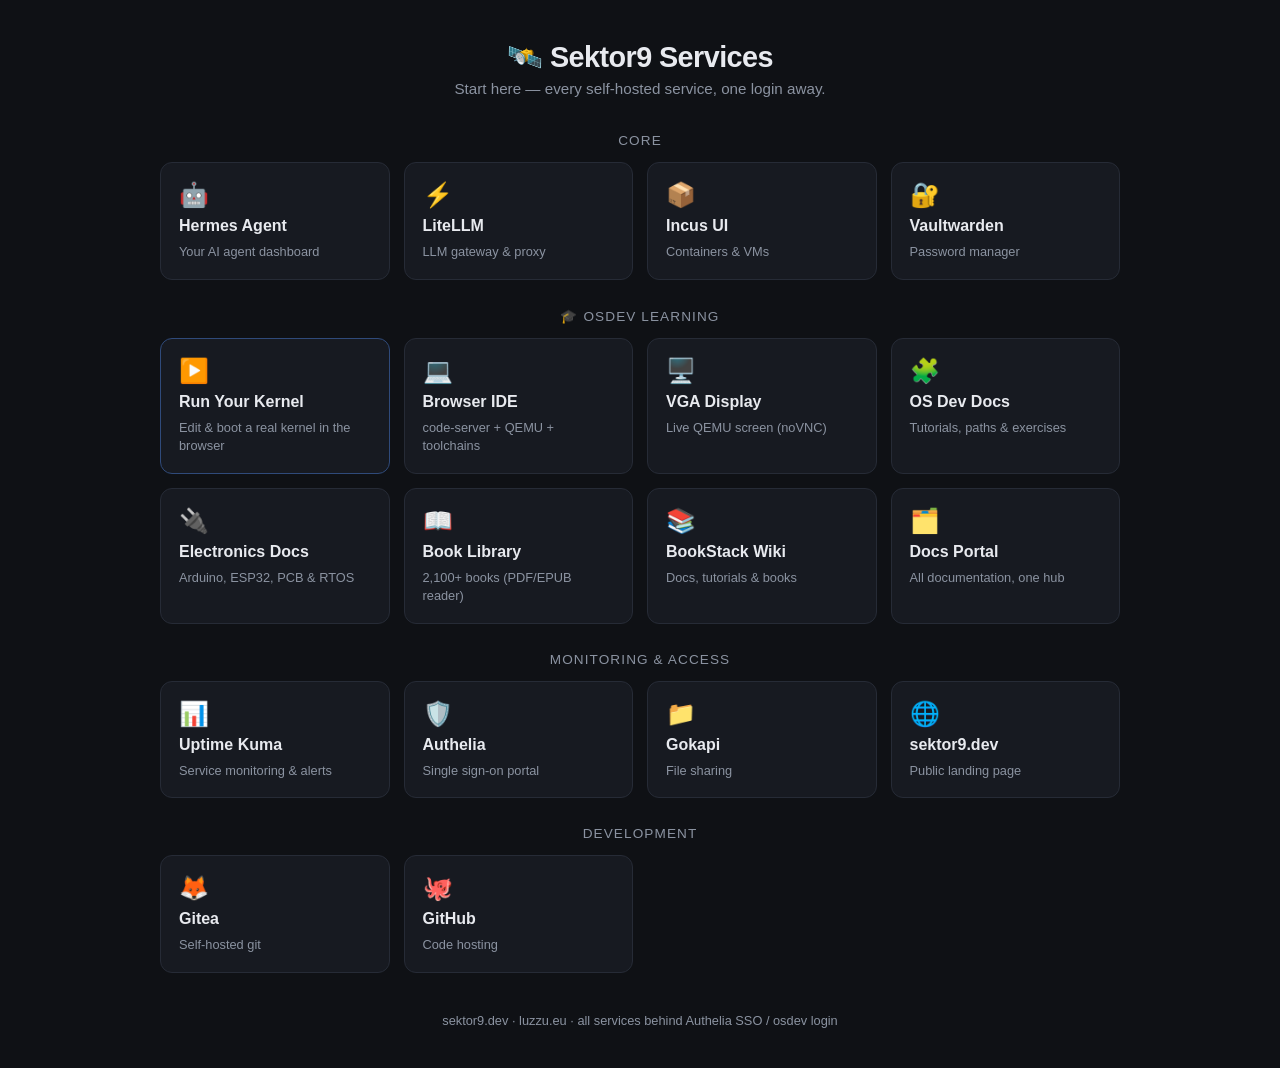
<file: resources/start-dashboard/index.html>
<!DOCTYPE html>
<html lang="en">
<head>
<meta charset="utf-8">
<meta name="viewport" content="width=device-width, initial-scale=1">
<title>start.luzzu.eu — Sektor9 Services</title>
<style>
  :root {
    --bg: #0f1115;
    --card: #171a21;
    --border: #262b36;
    --text: #d5d9e0;
    --muted: #8b93a1;
    --accent: #4f8cff;
    --accent2: #6ba0ff;
    --green: #3ecf8e;
    --amber: #ffb300;
  }
  * { box-sizing: border-box; margin: 0; padding: 0; }
  body {
    background: var(--bg);
    color: var(--text);
    font-family: -apple-system, BlinkMacSystemFont, 'Segoe UI', Roboto, sans-serif;
    min-height: 100vh;
    padding: 40px 24px;
  }
  .wrap { max-width: 960px; margin: 0 auto; }
  header { text-align: center; margin-bottom: 36px; }
  header h1 { font-size: 1.8rem; font-weight: 700; color: #e8eaef; letter-spacing: -0.02em; }
  header p { color: var(--muted); margin-top: 6px; font-size: 0.95rem; }
  .grid {
    display: grid;
    grid-template-columns: repeat(auto-fill, minmax(200px, 1fr));
    gap: 14px;
  }
  .card {
    background: var(--card);
    border: 1px solid var(--border);
    border-radius: 12px;
    padding: 18px;
    text-decoration: none;
    color: var(--text);
    transition: transform 0.12s ease, border-color 0.12s ease, background 0.12s ease;
    display: flex;
    flex-direction: column;
    gap: 8px;
  }
  .card:hover {
    transform: translateY(-2px);
    border-color: var(--accent);
    background: #1c2029;
  }
  .card .icon { font-size: 1.5rem; }
  .card .name { font-weight: 600; color: #e8eaef; font-size: 1rem; }
  .card .desc { color: var(--muted); font-size: 0.8rem; line-height: 1.4; }
  .card .badge {
    align-self: flex-start;
    font-size: 0.68rem;
    padding: 2px 8px;
    border-radius: 99px;
    border: 1px solid var(--border);
    color: var(--muted);
  }
  .card.hl { border-color: #2f4a7a; }
  .card.hl:hover { border-color: var(--amber); }
  footer { text-align: center; margin-top: 40px; color: var(--muted); font-size: 0.8rem; }
  .sep { text-align: center; color: var(--muted); font-size: 0.85rem; margin: 28px 0 14px; letter-spacing: 0.08em; text-transform: uppercase; }
</style>
</head>
<body>
<div class="wrap">
  <header>
    <h1>🛰️ Sektor9 Services</h1>
    <p>Start here — every self-hosted service, one login away.</p>
  </header>

  <div class="sep">Core</div>
  <div class="grid">
    <a class="card" href="https://hermes.luzzu.eu" target="_blank"><span class="icon">🤖</span><span class="name">Hermes Agent</span><span class="desc">Your AI agent dashboard</span></a>
    <a class="card" href="https://litellm.luzzu.eu" target="_blank"><span class="icon">⚡</span><span class="name">LiteLLM</span><span class="desc">LLM gateway &amp; proxy</span></a>
    <a class="card" href="https://luzzu.eu" target="_blank"><span class="icon">📦</span><span class="name">Incus UI</span><span class="desc">Containers &amp; VMs</span></a>
    <a class="card" href="https://vault.luzzu.eu" target="_blank"><span class="icon">🔐</span><span class="name">Vaultwarden</span><span class="desc">Password manager</span></a>
  </div>

  <div class="sep">🎓 OSDev Learning</div>
  <div class="grid">
    <a class="card hl" href="https://run.sektor9.dev" target="_blank"><span class="icon">▶️</span><span class="name">Run Your Kernel</span><span class="desc">Edit &amp; boot a real kernel in the browser</span></a>
    <a class="card" href="https://ide.sektor9.dev" target="_blank"><span class="icon">💻</span><span class="name">Browser IDE</span><span class="desc">code-server + QEMU + toolchains</span></a>
    <a class="card" href="https://vnc.sektor9.dev" target="_blank"><span class="icon">🖥️</span><span class="name">VGA Display</span><span class="desc">Live QEMU screen (noVNC)</span></a>
    <a class="card" href="https://osdev.sektor9.dev" target="_blank"><span class="icon">🧩</span><span class="name">OS Dev Docs</span><span class="desc">Tutorials, paths &amp; exercises</span></a>
    <a class="card" href="https://elecdocs.sektor9.dev" target="_blank"><span class="icon">🔌</span><span class="name">Electronics Docs</span><span class="desc">Arduino, ESP32, PCB &amp; RTOS</span></a>
    <a class="card" href="https://books.sektor9.dev" target="_blank"><span class="icon">📖</span><span class="name">Book Library</span><span class="desc">2,100+ books (PDF/EPUB reader)</span></a>
    <a class="card" href="https://wiki.sektor9.dev" target="_blank"><span class="icon">📚</span><span class="name">BookStack Wiki</span><span class="desc">Docs, tutorials &amp; books</span></a>
    <a class="card" href="https://docs.sektor9.dev" target="_blank"><span class="icon">🗂️</span><span class="name">Docs Portal</span><span class="desc">All documentation, one hub</span></a>
  </div>

  <div class="sep">Monitoring &amp; Access</div>
  <div class="grid">
    <a class="card" href="https://status.luzzu.eu" target="_blank"><span class="icon">📊</span><span class="name">Uptime Kuma</span><span class="desc">Service monitoring &amp; alerts</span></a>
    <a class="card" href="https://auth.luzzu.eu" target="_blank"><span class="icon">🛡️</span><span class="name">Authelia</span><span class="desc">Single sign-on portal</span></a>
    <a class="card" href="https://files.luzzu.eu" target="_blank"><span class="icon">📁</span><span class="name">Gokapi</span><span class="desc">File sharing</span></a>
    <a class="card" href="https://sektor9.dev" target="_blank"><span class="icon">🌐</span><span class="name">sektor9.dev</span><span class="desc">Public landing page</span></a>
  </div>

  <div class="sep">Development</div>
  <div class="grid">
    <a class="card" href="https://git.example.com" target="_blank"><span class="icon">🦊</span><span class="name">Gitea</span><span class="desc">Self-hosted git</span></a>
    <a class="card" href="https://github.com" target="_blank"><span class="icon">🐙</span><span class="name">GitHub</span><span class="desc">Code hosting</span></a>
  </div>

  <footer>sektor9.dev · luzzu.eu · all services behind Authelia SSO / osdev login</footer>
</div>
</body>
</html>
</file>
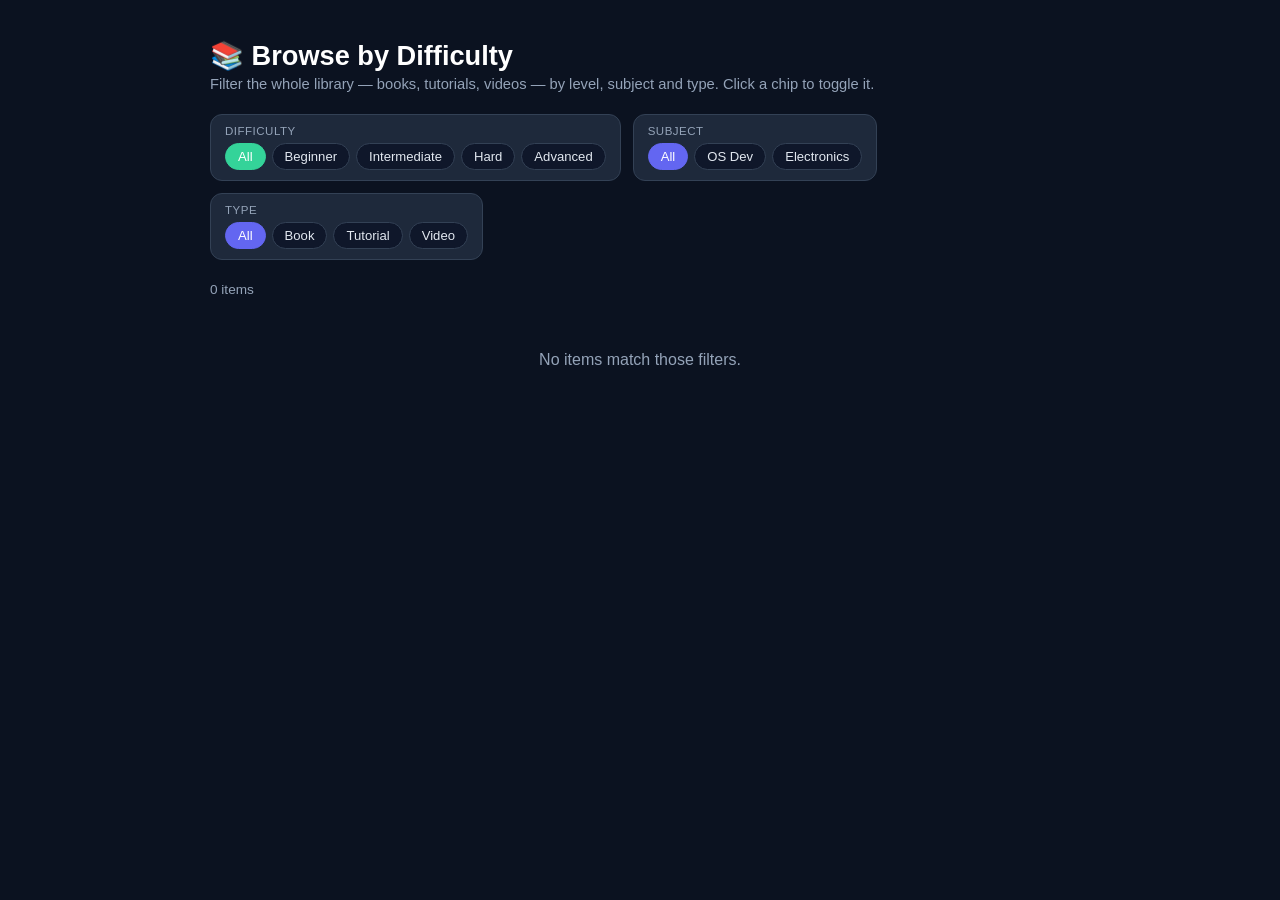
<file: resources/browse_template.html>
<!DOCTYPE html>
<html lang="en"><head><meta charset="utf-8">
<meta name="viewport" content="width=device-width,initial-scale=1">
<title>Browse by Difficulty · sektor9.dev</title>
<style>
:root{--fg:#e2e8f0;--muted:#94a3b8;--card:#1e293b;--bg:#0b1220;--accent:#6366f1;--good:#34d399;--warn:#fbbf24;--hard:#f87171;--adv:#c084fc}
*{box-sizing:border-box}
body{font-family:Segoe UI,Arial,sans-serif;background:var(--bg);color:var(--fg);margin:0;padding:0}
.wrap{max-width:900px;margin:0 auto;padding:40px 20px}
h1{font-size:1.7rem;color:#fff;margin:0 0 4px}
.sub{color:var(--muted);margin:0 0 22px;font-size:.92rem}
.filters{display:flex;gap:12px;flex-wrap:wrap;margin-bottom:22px;align-items:center}
.filter-group{background:var(--card);border:1px solid #334155;border-radius:12px;padding:10px 14px}
.filter-group label{display:block;font-size:.72rem;text-transform:uppercase;letter-spacing:.5px;color:var(--muted);margin-bottom:6px}
.chips{display:flex;gap:6px;flex-wrap:wrap}
.chip{padding:5px 12px;border-radius:20px;border:1px solid #334155;background:#0f172a;color:var(--fg);cursor:pointer;font-size:.82rem}
.chip.on{background:var(--accent);border-color:var(--accent);color:#fff}
.chip.b-all.on{background:var(--good);border-color:var(--good)}
.chip.b-beginner.on{background:#16a34a;border-color:#16a34a}
.chip.b-intermediate.on{background:#2563eb;border-color:#2563eb}
.chip.b-hard.on{background:#dc2626;border-color:#dc2626}
.chip.b-advanced.on{background:#9333ea;border-color:#9333ea}
.count{color:var(--muted);font-size:.85rem;margin-bottom:14px}
.results{display:grid;grid-template-columns:repeat(auto-fill,minmax(260px,1fr));gap:12px}
.item{background:var(--card);border:1px solid #334155;border-radius:12px;padding:14px;display:flex;flex-direction:column;gap:8px}
.item .t{font-weight:600;font-size:.92rem;line-height:1.4}
.item .badges{display:flex;gap:6px;flex-wrap:wrap}
.badge{font-size:.68rem;padding:2px 8px;border-radius:10px;text-transform:uppercase;letter-spacing:.4px}
.bd-Beginner{background:#14532d;color:#86efac}
.bd-Intermediate{background:#1e3a8a;color:#93c5fd}
.bd-Hard{background:#7f1d1d;color:#fca5a5}
.bd-Advanced{background:#581c87;color:#d8b4fe}
.bs-OSDev{background:#312e81;color:#a5b4fc}
.bs-Electronics{background:#134e4a;color:#5eead4}
.item a{color:var(--accent);font-size:.8rem;text-decoration:none;margin-top:auto}
.empty{color:var(--muted);text-align:center;padding:40px}
</style></head><body><div class="wrap">
<h1>📚 Browse by Difficulty</h1>
<p class="sub">Filter the whole library — books, tutorials, videos — by level, subject and type. Click a chip to toggle it.</p>

<div class="filters">
  <div class="filter-group"><label>Difficulty</label><div class="chips" id="f-diff">
    <span class="chip b-all on" data-v="all">All</span>
    <span class="chip b-beginner" data-v="Beginner">Beginner</span>
    <span class="chip b-intermediate" data-v="Intermediate">Intermediate</span>
    <span class="chip b-hard" data-v="Hard">Hard</span>
    <span class="chip b-advanced" data-v="Advanced">Advanced</span>
  </div></div>
  <div class="filter-group"><label>Subject</label><div class="chips" id="f-subj">
    <span class="chip on" data-v="all">All</span>
    <span class="chip" data-v="OSDev">OS Dev</span>
    <span class="chip" data-v="Electronics">Electronics</span>
  </div></div>
  <div class="filter-group"><label>Type</label><div class="chips" id="f-type">
    <span class="chip on" data-v="all">All</span>
    <span class="chip" data-v="book">Book</span>
    <span class="chip" data-v="tutorial">Tutorial</span>
    <span class="chip" data-v="video">Video</span>
  </div></div>
</div>

<div class="count" id="count"></div>
<div class="results" id="results"></div>
<div class="empty" id="empty" style="display:none">No items match those filters.</div>

<script>
const DATA = /*__DATA__*/[];
const state = {diff:'all', subj:'all', type:'all'};

function init(){
  document.querySelectorAll('.filters .chip').forEach(chip=>{
    chip.addEventListener('click',()=>{
      const grp=chip.parentElement.id;
      if(grp==='f-diff') state.diff=chip.dataset.v;
      else if(grp==='f-subj') state.subj=chip.dataset.v;
      else if(grp==='f-type') state.type=chip.dataset.v;
      document.querySelectorAll('#'+grp+' .chip').forEach(c=>c.classList.toggle('on', c===chip));
      render();
    });
  });
  render();
}
function render(){
  const items = DATA.filter(it=>{
    if(state.diff!=='all' && it.difficulty!==state.diff) return false;
    if(state.subj!=='all' && it.subject!==state.subj) return false;
    if(state.type!=='all' && it.type!==state.type) return false;
    return true;
  });
  document.getElementById('count').textContent = items.length + ' item' + (items.length===1?'':'s');
  document.getElementById('empty').style.display = items.length?'none':'block';
  const box=document.getElementById('results');
  box.innerHTML = items.map(it=>
    '<div class="item"><div class="t">'+esc(it.title)+'</div><div class="badges">'+
    '<span class="badge bd-'+it.difficulty+'">'+it.difficulty+'</span>'+
    '<span class="badge bs-'+it.subject+'">'+it.subject+'</span>'+
    '<span class="badge" style="background:#1e293b;color:#94a3b8">'+it.type+'</span>'+
    '</div>'+(it.url?'<a href="'+esc(it.url)+'" target="_blank" rel="noopener">Open →</a>':'')+'</div>'
  ).join('');
}
function esc(s){return (s||'').replace(/&/g,'&amp;').replace(/</g,'&lt;').replace(/>/g,'&gt;').replace(/"/g,'&quot;');}
init();
</script></body></html>
</file>
